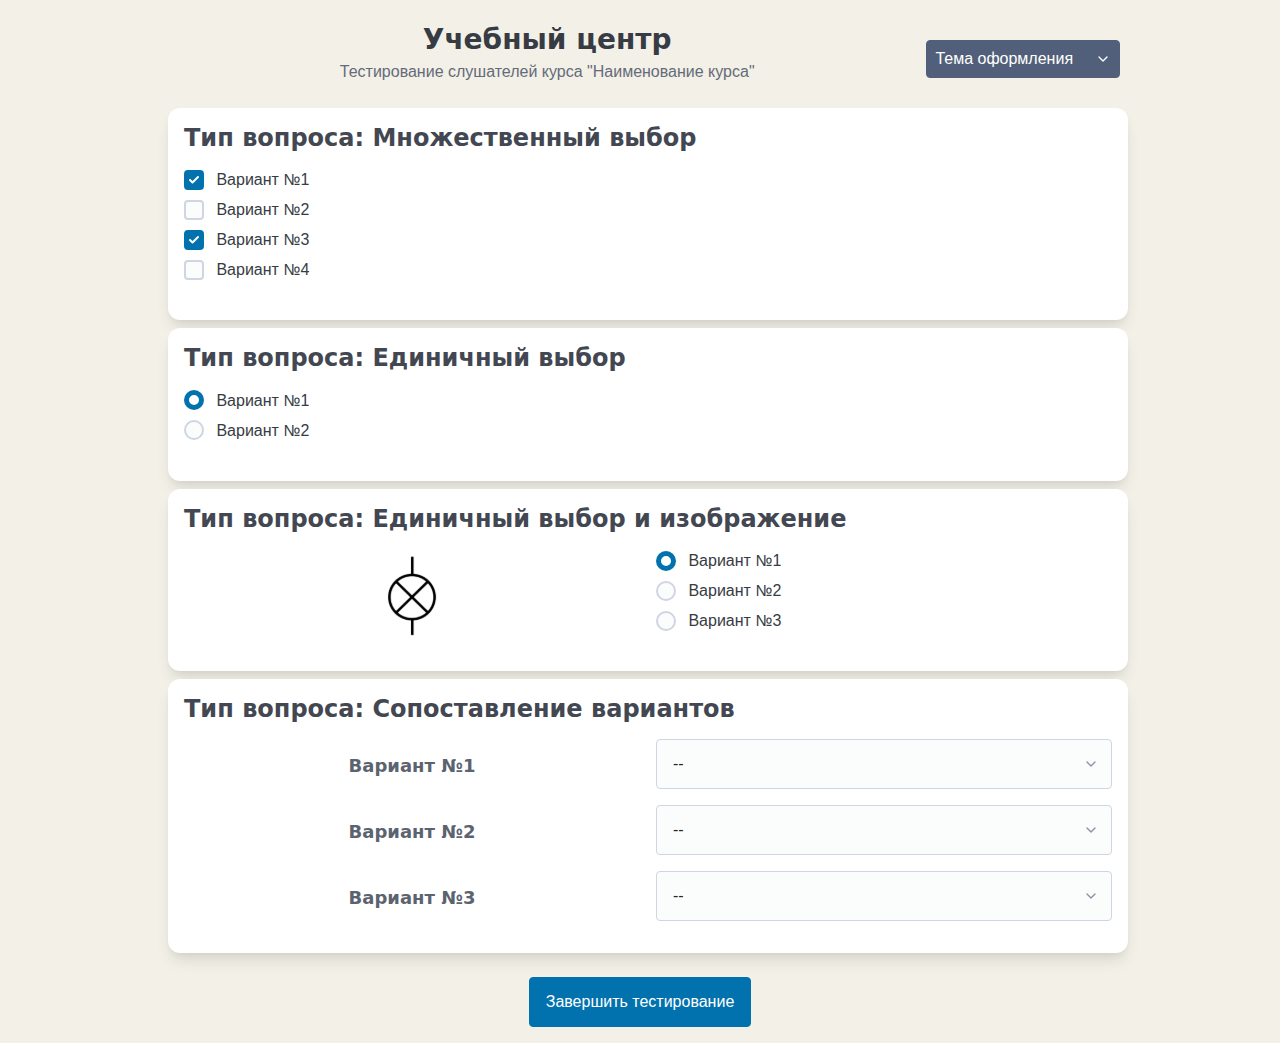
<file: index.html>
<!DOCTYPE html>
<html lang="ru">
  <head>
    <meta charset="utf-8" />
    <meta name="viewport" content="width=device-width, initial-scale=1" />
    <meta name="color-scheme" content="light dark" />
    <title>Тесты</title>
    <meta name="description" content="A pure HTML example, without dependencies." />

    <!-- Pico.css -->
    <link rel="stylesheet" href="./css/pico.min.css"/>
    <!-- CSS -->
    <link rel="stylesheet" href="./css/style.css"/>
  </head>

  <body>
    <div class="wrapper">
      <!-- Header -->
      <header class="container">
        <hgroup>
          <h2>Учебный центр</h2>
          <p>Тестирование слушателей курса &quot;Наименование курса&quot;</p>
        </hgroup>
        <nav>
          <ul>
            <li>
              <details class="dropdown">
                <summary role="button" class="secondary">Тема оформления</summary>
                <ul>
                  <li><a href="#" data-theme-switcher="auto">Авто</a></li>
                  <li><a href="#" data-theme-switcher="light">Светлая</a></li>
                  <li><a href="#" data-theme-switcher="dark">Темная</a></li>
                </ul>
              </details>
            </li>
          </ul>
        </nav>
      </header>
      <!-- ./ Header -->

      <!-- Main -->
      <main class="container">

        <!-- Multi variant question -->
        <section id="multi-sel">
          <h3>Тип вопроса: Множественный выбор</h3>
          <fieldset>
            <label for="checkbox-1">
              <input type="checkbox" id="checkbox-1" name="checkbox-1" checked />
              Вариант №1
            </label>
            <label for="checkbox-2">
              <input type="checkbox" id="checkbox-2" name="checkbox-2" />
              Вариант №2
            </label>
            <label for="checkbox-3">
              <input type="checkbox" id="checkbox-3" name="checkbox-3" checked />
              Вариант №3
            </label>
            <label for="checkbox-4">
              <input type="checkbox" id="checkbox-4" name="checkbox-4" />
              Вариант №4
            </label>
          </fieldset>
        </section>

        <!-- One variant question -->
        <section id="one-sel">
          <h3>Тип вопроса: Единичный выбор</h3>
          <fieldset>
            <label for="radio-1">
              <input type="radio" id="radio-1" name="radio1" value="radio-1" checked />
              Вариант №1
            </label>
            <label for="radio-2">
              <input type="radio" id="radio-2" name="radio1" value="radio-2" />
              Вариант №2
            </label>
          </fieldset>
        </section>

        <!-- Image question -->
        <section id="one-sel-img">
          <h3>Тип вопроса: Единичный выбор и изображение</h3>
          <div class="grid">
            <figure>
              <img src="./img/test.png" alt="test image"/>
            </figure>
            <!-- Radio buttons -->
            <fieldset>
              <label for="radio-1">
                <input type="radio" id="radio-1" name="radio2" value="radio-1" checked />
                Вариант №1
              </label>
              <label for="radio-2">
                <input type="radio" id="radio-2" name="radio2" value="radio-2" />
                Вариант №2
              </label>
              <label for="radio-2">
                <input type="radio" id="radio-2" name="radio2" value="radio-3" />
                Вариант №3
              </label>
            </fieldset>
          </div>
        </section>

        <!-- Mapping question -->
        <section id="mapping">
          <h3>Тип вопроса: Сопоставление вариантов</h3>
          <div class="grid">
            <h5>Вариант №1</h5>
            <!-- Select -->
            <select id="select1" name="select" required>
              <option value="0" selected>--</option>
              <option value="1">Вариант №1</option>
              <option value="2">Вариант №2</option>
              <option value="3">Вариант №3</option>
            </select>
          </div>
          <div class="grid">
            <h5>Вариант №2</h5>
            <!-- Select -->
            <select id="select2" name="select" required>
              <option value="0" selected>--</option>
              <option value="1">Вариант №1</option>
              <option value="2">Вариант №2</option>
              <option value="3">Вариант №3</option>
            </select>
          </div>
          <div class="grid">
            <h5>Вариант №3</h5>
            <!-- Select -->
            <select id="select3" name="select" required>
              <option value="0" selected>--</option>
              <option value="1">Вариант №1</option>
              <option value="2">Вариант №2</option>
              <option value="3">Вариант №3</option>
            </select>
          </div>
        </section>

        <div class="buttons">
           <button class="primary" data-target="modal-example" onclick="toggleModal(event)">
              Завершить тестирование
            </button>
        </div>
        
      </main>
      <div class="footer"></div>
    </div>

    <!-- Modal -->
    <dialog id="modal-example">
      <article>
        <header>
          <button aria-label="Close" rel="prev" data-target="modal-example" onclick="toggleModal(event)"></button>
          <h3>Статус теста: <span class="test-status">не пройден</span></h3>
        </header>
        <h4 class="test-statictic">Правильных ответов: 0 из 20</h4>
        <p>Для успешного прохождения тестирования необходимо дать не менее 15 правильных ответов на вопросы. Если Вы хотите посмотреть ошибки - нажмите &quot;Показать ошибки&quot;, для повторного прохождения теста нажмите &quot;Пройти снова&quot;.</p>
        <footer>
          <button role="button" class="secondary" data-target="modal-example" onclick="toggleModal(event)">Показать ошибки</button>
          <button autofocus data-target="modal-example" onclick="toggleModal(event)">Пройти снова</button>
        </footer>
      </article>
    </dialog>
    <!-- ./ Modal -->

    <!-- Minimal theme switcher -->
    <script src="./js/minimal-theme-switcher.js"></script>

    <!-- Modal -->
    <script src="./js/modal.js"></script>

  </body>
</html>
</file>
<file: css/style.css>
:root {
  --test-pass-color: #B2FF59;
  --test-fail-color: #FFAB91;
}
[data-theme=light],
:root:not([data-theme=dark]) {
  --body-background: #f3f0e7;
}
[data-theme=dark] {
  --body-background: #000;
}

*, :after, :before {
  box-sizing: inherit;
}

html, body {
  background: var(--body-background);
}
html {
  font-size: 16px;
  box-sizing: border-box;
}

body {
  font-family: Roboto, sans-serif;
  color: #4b5563;
  -webkit-font-smoothing: antialiased;
  -moz-osx-font-smoothing: grayscale;
}
.wrapper {
  margin: 0 auto;
  max-width: 960px;
  height: 100%;
}
header.container {
  display: flex;
 
}
header.container nav, 
header.container hgroup {
   display: inline-block;
}
header.container hgroup {
  width: 79%;
}
header.container nav {
  width: 20%;
}
header.container, section {
  width: 100%;
  margin: 0.5rem;
}
header.container {
  text-align: center;
  padding-top: 1rem;
}
header.container h2 {
  margin-bottom: 0.25rem;
}

section {
  border-radius: 0.75rem;
  background: var(--pico-background-color);
  box-shadow: 0 10px 15px -3px rgba(0, 0, 0, 0.1), 0 4px 6px -2px rgba(0, 0, 0, 0.05);
  padding: 1em;
}
section h3 {
  margin-bottom: 1rem;
}
.grid figure, .grid h5 {
  text-align: center;
}
.grid h5 {
  margin-top: 1rem;
}

.buttons {
  text-align: center;
  padding: 1rem;
  width: 100%;
}

.test-status {
  color: var(--test-fail-color);
}
</file>
<file: css/pico.min.css>
@charset "UTF-8";/*!
 * Pico CSS ✨ v2.0.6 (https://picocss.com)
 * Copyright 2019-2024 - Licensed under MIT
 */:root{--pico-font-family-emoji:"Apple Color Emoji","Segoe UI Emoji","Segoe UI Symbol","Noto Color Emoji";--pico-font-family-sans-serif:system-ui,"Segoe UI",Roboto,Oxygen,Ubuntu,Cantarell,Helvetica,Arial,"Helvetica Neue",sans-serif,var(--pico-font-family-emoji);--pico-font-family-monospace:ui-monospace,SFMono-Regular,"SF Mono",Menlo,Consolas,"Liberation Mono",monospace,var(--pico-font-family-emoji);--pico-font-family:var(--pico-font-family-sans-serif);--pico-line-height:1.5;--pico-font-weight:400;--pico-font-size:100%;--pico-text-underline-offset:0.1rem;--pico-border-radius:0.25rem;--pico-border-width:0.0625rem;--pico-outline-width:0.125rem;--pico-transition:0.2s ease-in-out;--pico-spacing:1rem;--pico-typography-spacing-vertical:1rem;--pico-block-spacing-vertical:var(--pico-spacing);--pico-block-spacing-horizontal:var(--pico-spacing);--pico-grid-column-gap:var(--pico-spacing);--pico-grid-row-gap:var(--pico-spacing);--pico-form-element-spacing-vertical:0.75rem;--pico-form-element-spacing-horizontal:1rem;--pico-group-box-shadow:0 0 0 rgba(0, 0, 0, 0);--pico-group-box-shadow-focus-with-button:0 0 0 var(--pico-outline-width) var(--pico-primary-focus);--pico-group-box-shadow-focus-with-input:0 0 0 0.0625rem var(--pico-form-element-border-color);--pico-modal-overlay-backdrop-filter:blur(0.375rem);--pico-nav-element-spacing-vertical:1rem;--pico-nav-element-spacing-horizontal:0.5rem;--pico-nav-link-spacing-vertical:0.5rem;--pico-nav-link-spacing-horizontal:0.5rem;--pico-nav-breadcrumb-divider:">";--pico-icon-checkbox:url("data:image/svg+xml,%3Csvg xmlns='http://www.w3.org/2000/svg' width='24' height='24' viewBox='0 0 24 24' fill='none' stroke='rgb(255, 255, 255)' stroke-width='4' stroke-linecap='round' stroke-linejoin='round'%3E%3Cpolyline points='20 6 9 17 4 12'%3E%3C/polyline%3E%3C/svg%3E");--pico-icon-minus:url("data:image/svg+xml,%3Csvg xmlns='http://www.w3.org/2000/svg' width='24' height='24' viewBox='0 0 24 24' fill='none' stroke='rgb(255, 255, 255)' stroke-width='4' stroke-linecap='round' stroke-linejoin='round'%3E%3Cline x1='5' y1='12' x2='19' y2='12'%3E%3C/line%3E%3C/svg%3E");--pico-icon-chevron:url("data:image/svg+xml,%3Csvg xmlns='http://www.w3.org/2000/svg' width='24' height='24' viewBox='0 0 24 24' fill='none' stroke='rgb(136, 145, 164)' stroke-width='2' stroke-linecap='round' stroke-linejoin='round'%3E%3Cpolyline points='6 9 12 15 18 9'%3E%3C/polyline%3E%3C/svg%3E");--pico-icon-date:url("data:image/svg+xml,%3Csvg xmlns='http://www.w3.org/2000/svg' width='24' height='24' viewBox='0 0 24 24' fill='none' stroke='rgb(136, 145, 164)' stroke-width='2' stroke-linecap='round' stroke-linejoin='round'%3E%3Crect x='3' y='4' width='18' height='18' rx='2' ry='2'%3E%3C/rect%3E%3Cline x1='16' y1='2' x2='16' y2='6'%3E%3C/line%3E%3Cline x1='8' y1='2' x2='8' y2='6'%3E%3C/line%3E%3Cline x1='3' y1='10' x2='21' y2='10'%3E%3C/line%3E%3C/svg%3E");--pico-icon-time:url("data:image/svg+xml,%3Csvg xmlns='http://www.w3.org/2000/svg' width='24' height='24' viewBox='0 0 24 24' fill='none' stroke='rgb(136, 145, 164)' stroke-width='2' stroke-linecap='round' stroke-linejoin='round'%3E%3Ccircle cx='12' cy='12' r='10'%3E%3C/circle%3E%3Cpolyline points='12 6 12 12 16 14'%3E%3C/polyline%3E%3C/svg%3E");--pico-icon-search:url("data:image/svg+xml,%3Csvg xmlns='http://www.w3.org/2000/svg' width='24' height='24' viewBox='0 0 24 24' fill='none' stroke='rgb(136, 145, 164)' stroke-width='1.5' stroke-linecap='round' stroke-linejoin='round'%3E%3Ccircle cx='11' cy='11' r='8'%3E%3C/circle%3E%3Cline x1='21' y1='21' x2='16.65' y2='16.65'%3E%3C/line%3E%3C/svg%3E");--pico-icon-close:url("data:image/svg+xml,%3Csvg xmlns='http://www.w3.org/2000/svg' width='24' height='24' viewBox='0 0 24 24' fill='none' stroke='rgb(136, 145, 164)' stroke-width='3' stroke-linecap='round' stroke-linejoin='round'%3E%3Cline x1='18' y1='6' x2='6' y2='18'%3E%3C/line%3E%3Cline x1='6' y1='6' x2='18' y2='18'%3E%3C/line%3E%3C/svg%3E");--pico-icon-loading:url("data:image/svg+xml,%3Csvg fill='none' height='24' width='24' viewBox='0 0 24 24' xmlns='http://www.w3.org/2000/svg' %3E%3Cstyle%3E g %7B animation: rotate 2s linear infinite; transform-origin: center center; %7D circle %7B stroke-dasharray: 75,100; stroke-dashoffset: -5; animation: dash 1.5s ease-in-out infinite; stroke-linecap: round; %7D @keyframes rotate %7B 0%25 %7B transform: rotate(0deg); %7D 100%25 %7B transform: rotate(360deg); %7D %7D @keyframes dash %7B 0%25 %7B stroke-dasharray: 1,100; stroke-dashoffset: 0; %7D 50%25 %7B stroke-dasharray: 44.5,100; stroke-dashoffset: -17.5; %7D 100%25 %7B stroke-dasharray: 44.5,100; stroke-dashoffset: -62; %7D %7D %3C/style%3E%3Cg%3E%3Ccircle cx='12' cy='12' r='10' fill='none' stroke='rgb(136, 145, 164)' stroke-width='4' /%3E%3C/g%3E%3C/svg%3E")}@media (min-width:576px){:root{--pico-font-size:106.25%}}@media (min-width:768px){:root{--pico-font-size:112.5%}}@media (min-width:1024px){:root{--pico-font-size:118.75%}}@media (min-width:1280px){:root{--pico-font-size:125%}}@media (min-width:1536px){:root{--pico-font-size:131.25%}}a{--pico-text-decoration:underline}a.contrast,a.secondary{--pico-text-decoration:underline}small{--pico-font-size:0.875em}h1,h2,h3,h4,h5,h6{--pico-font-weight:700}h1{--pico-font-size:2rem;--pico-line-height:1.125;--pico-typography-spacing-top:3rem}h2{--pico-font-size:1.75rem;--pico-line-height:1.15;--pico-typography-spacing-top:2.625rem}h3{--pico-font-size:1.5rem;--pico-line-height:1.175;--pico-typography-spacing-top:2.25rem}h4{--pico-font-size:1.25rem;--pico-line-height:1.2;--pico-typography-spacing-top:1.874rem}h5{--pico-font-size:1.125rem;--pico-line-height:1.225;--pico-typography-spacing-top:1.6875rem}h6{--pico-font-size:1rem;--pico-line-height:1.25;--pico-typography-spacing-top:1.5rem}tfoot td,tfoot th,thead td,thead th{--pico-font-weight:600;--pico-border-width:0.1875rem}code,kbd,pre,samp{--pico-font-family:var(--pico-font-family-monospace)}kbd{--pico-font-weight:bolder}:where(select,textarea),input:not([type=submit],[type=button],[type=reset],[type=checkbox],[type=radio],[type=file]){--pico-outline-width:0.0625rem}[type=search]{--pico-border-radius:5rem}[type=checkbox],[type=radio]{--pico-border-width:0.125rem}[type=checkbox][role=switch]{--pico-border-width:0.1875rem}details.dropdown summary:not([role=button]){--pico-outline-width:0.0625rem}nav details.dropdown summary:focus-visible{--pico-outline-width:0.125rem}[role=search]{--pico-border-radius:5rem}[role=group]:has(button.secondary:focus,[type=submit].secondary:focus,[type=button].secondary:focus,[role=button].secondary:focus),[role=search]:has(button.secondary:focus,[type=submit].secondary:focus,[type=button].secondary:focus,[role=button].secondary:focus){--pico-group-box-shadow-focus-with-button:0 0 0 var(--pico-outline-width) var(--pico-secondary-focus)}[role=group]:has(button.contrast:focus,[type=submit].contrast:focus,[type=button].contrast:focus,[role=button].contrast:focus),[role=search]:has(button.contrast:focus,[type=submit].contrast:focus,[type=button].contrast:focus,[role=button].contrast:focus){--pico-group-box-shadow-focus-with-button:0 0 0 var(--pico-outline-width) var(--pico-contrast-focus)}[role=group] [role=button],[role=group] [type=button],[role=group] [type=submit],[role=group] button,[role=search] [role=button],[role=search] [type=button],[role=search] [type=submit],[role=search] button{--pico-form-element-spacing-horizontal:2rem}details summary[role=button]:not(.outline)::after{filter:brightness(0) invert(1)}[aria-busy=true]:not(input,select,textarea):is(button,[type=submit],[type=button],[type=reset],[role=button]):not(.outline)::before{filter:brightness(0) invert(1)}:root:not([data-theme=dark]),[data-theme=light]{--pico-background-color:#fff;--pico-color:#373c44;--pico-text-selection-color:rgba(2, 154, 232, 0.25);--pico-muted-color:#646b79;--pico-muted-border-color:#e7eaf0;--pico-primary:#0172ad;--pico-primary-background:#0172ad;--pico-primary-border:var(--pico-primary-background);--pico-primary-underline:rgba(1, 114, 173, 0.5);--pico-primary-hover:#015887;--pico-primary-hover-background:#02659a;--pico-primary-hover-border:var(--pico-primary-hover-background);--pico-primary-hover-underline:var(--pico-primary-hover);--pico-primary-focus:rgba(2, 154, 232, 0.5);--pico-primary-inverse:#fff;--pico-secondary:#5d6b89;--pico-secondary-background:#525f7a;--pico-secondary-border:var(--pico-secondary-background);--pico-secondary-underline:rgba(93, 107, 137, 0.5);--pico-secondary-hover:#48536b;--pico-secondary-hover-background:#48536b;--pico-secondary-hover-border:var(--pico-secondary-hover-background);--pico-secondary-hover-underline:var(--pico-secondary-hover);--pico-secondary-focus:rgba(93, 107, 137, 0.25);--pico-secondary-inverse:#fff;--pico-contrast:#181c25;--pico-contrast-background:#181c25;--pico-contrast-border:var(--pico-contrast-background);--pico-contrast-underline:rgba(24, 28, 37, 0.5);--pico-contrast-hover:#000;--pico-contrast-hover-background:#000;--pico-contrast-hover-border:var(--pico-contrast-hover-background);--pico-contrast-hover-underline:var(--pico-secondary-hover);--pico-contrast-focus:rgba(93, 107, 137, 0.25);--pico-contrast-inverse:#fff;--pico-box-shadow:0.0145rem 0.029rem 0.174rem rgba(129, 145, 181, 0.01698),0.0335rem 0.067rem 0.402rem rgba(129, 145, 181, 0.024),0.0625rem 0.125rem 0.75rem rgba(129, 145, 181, 0.03),0.1125rem 0.225rem 1.35rem rgba(129, 145, 181, 0.036),0.2085rem 0.417rem 2.502rem rgba(129, 145, 181, 0.04302),0.5rem 1rem 6rem rgba(129, 145, 181, 0.06),0 0 0 0.0625rem rgba(129, 145, 181, 0.015);--pico-h1-color:#2d3138;--pico-h2-color:#373c44;--pico-h3-color:#424751;--pico-h4-color:#4d535e;--pico-h5-color:#5c6370;--pico-h6-color:#646b79;--pico-mark-background-color:#fde7c0;--pico-mark-color:#0f1114;--pico-ins-color:#1d6a54;--pico-del-color:#883935;--pico-blockquote-border-color:var(--pico-muted-border-color);--pico-blockquote-footer-color:var(--pico-muted-color);--pico-button-box-shadow:0 0 0 rgba(0, 0, 0, 0);--pico-button-hover-box-shadow:0 0 0 rgba(0, 0, 0, 0);--pico-table-border-color:var(--pico-muted-border-color);--pico-table-row-stripped-background-color:rgba(111, 120, 135, 0.0375);--pico-code-background-color:#f3f5f7;--pico-code-color:#646b79;--pico-code-kbd-background-color:var(--pico-color);--pico-code-kbd-color:var(--pico-background-color);--pico-form-element-background-color:#fbfcfc;--pico-form-element-selected-background-color:#dfe3eb;--pico-form-element-border-color:#cfd5e2;--pico-form-element-color:#23262c;--pico-form-element-placeholder-color:var(--pico-muted-color);--pico-form-element-active-background-color:#fff;--pico-form-element-active-border-color:var(--pico-primary-border);--pico-form-element-focus-color:var(--pico-primary-border);--pico-form-element-disabled-opacity:0.5;--pico-form-element-invalid-border-color:#b86a6b;--pico-form-element-invalid-active-border-color:#c84f48;--pico-form-element-invalid-focus-color:var(--pico-form-element-invalid-active-border-color);--pico-form-element-valid-border-color:#4c9b8a;--pico-form-element-valid-active-border-color:#279977;--pico-form-element-valid-focus-color:var(--pico-form-element-valid-active-border-color);--pico-switch-background-color:#bfc7d9;--pico-switch-checked-background-color:var(--pico-primary-background);--pico-switch-color:#fff;--pico-switch-thumb-box-shadow:0 0 0 rgba(0, 0, 0, 0);--pico-range-border-color:#dfe3eb;--pico-range-active-border-color:#bfc7d9;--pico-range-thumb-border-color:var(--pico-background-color);--pico-range-thumb-color:var(--pico-secondary-background);--pico-range-thumb-active-color:var(--pico-primary-background);--pico-accordion-border-color:var(--pico-muted-border-color);--pico-accordion-active-summary-color:var(--pico-primary-hover);--pico-accordion-close-summary-color:var(--pico-color);--pico-accordion-open-summary-color:var(--pico-muted-color);--pico-card-background-color:var(--pico-background-color);--pico-card-border-color:var(--pico-muted-border-color);--pico-card-box-shadow:var(--pico-box-shadow);--pico-card-sectioning-background-color:#fbfcfc;--pico-dropdown-background-color:#fff;--pico-dropdown-border-color:#eff1f4;--pico-dropdown-box-shadow:var(--pico-box-shadow);--pico-dropdown-color:var(--pico-color);--pico-dropdown-hover-background-color:#eff1f4;--pico-loading-spinner-opacity:0.5;--pico-modal-overlay-background-color:rgba(232, 234, 237, 0.75);--pico-progress-background-color:#dfe3eb;--pico-progress-color:var(--pico-primary-background);--pico-tooltip-background-color:var(--pico-contrast-background);--pico-tooltip-color:var(--pico-contrast-inverse);--pico-icon-valid:url("data:image/svg+xml,%3Csvg xmlns='http://www.w3.org/2000/svg' width='24' height='24' viewBox='0 0 24 24' fill='none' stroke='rgb(76, 155, 138)' stroke-width='2' stroke-linecap='round' stroke-linejoin='round'%3E%3Cpolyline points='20 6 9 17 4 12'%3E%3C/polyline%3E%3C/svg%3E");--pico-icon-invalid:url("data:image/svg+xml,%3Csvg xmlns='http://www.w3.org/2000/svg' width='24' height='24' viewBox='0 0 24 24' fill='none' stroke='rgb(200, 79, 72)' stroke-width='2' stroke-linecap='round' stroke-linejoin='round'%3E%3Ccircle cx='12' cy='12' r='10'%3E%3C/circle%3E%3Cline x1='12' y1='8' x2='12' y2='12'%3E%3C/line%3E%3Cline x1='12' y1='16' x2='12.01' y2='16'%3E%3C/line%3E%3C/svg%3E");color-scheme:light}:root:not([data-theme=dark]) input:is([type=submit],[type=button],[type=reset],[type=checkbox],[type=radio],[type=file]),[data-theme=light] input:is([type=submit],[type=button],[type=reset],[type=checkbox],[type=radio],[type=file]){--pico-form-element-focus-color:var(--pico-primary-focus)}@media only screen and (prefers-color-scheme:dark){:root:not([data-theme]){--pico-background-color:#13171f;--pico-color:#c2c7d0;--pico-text-selection-color:rgba(1, 170, 255, 0.1875);--pico-muted-color:#7b8495;--pico-muted-border-color:#202632;--pico-primary:#01aaff;--pico-primary-background:#0172ad;--pico-primary-border:var(--pico-primary-background);--pico-primary-underline:rgba(1, 170, 255, 0.5);--pico-primary-hover:#79c0ff;--pico-primary-hover-background:#017fc0;--pico-primary-hover-border:var(--pico-primary-hover-background);--pico-primary-hover-underline:var(--pico-primary-hover);--pico-primary-focus:rgba(1, 170, 255, 0.375);--pico-primary-inverse:#fff;--pico-secondary:#969eaf;--pico-secondary-background:#525f7a;--pico-secondary-border:var(--pico-secondary-background);--pico-secondary-underline:rgba(150, 158, 175, 0.5);--pico-secondary-hover:#b3b9c5;--pico-secondary-hover-background:#5d6b89;--pico-secondary-hover-border:var(--pico-secondary-hover-background);--pico-secondary-hover-underline:var(--pico-secondary-hover);--pico-secondary-focus:rgba(144, 158, 190, 0.25);--pico-secondary-inverse:#fff;--pico-contrast:#dfe3eb;--pico-contrast-background:#eff1f4;--pico-contrast-border:var(--pico-contrast-background);--pico-contrast-underline:rgba(223, 227, 235, 0.5);--pico-contrast-hover:#fff;--pico-contrast-hover-background:#fff;--pico-contrast-hover-border:var(--pico-contrast-hover-background);--pico-contrast-hover-underline:var(--pico-contrast-hover);--pico-contrast-focus:rgba(207, 213, 226, 0.25);--pico-contrast-inverse:#000;--pico-box-shadow:0.0145rem 0.029rem 0.174rem rgba(7, 9, 12, 0.01698),0.0335rem 0.067rem 0.402rem rgba(7, 9, 12, 0.024),0.0625rem 0.125rem 0.75rem rgba(7, 9, 12, 0.03),0.1125rem 0.225rem 1.35rem rgba(7, 9, 12, 0.036),0.2085rem 0.417rem 2.502rem rgba(7, 9, 12, 0.04302),0.5rem 1rem 6rem rgba(7, 9, 12, 0.06),0 0 0 0.0625rem rgba(7, 9, 12, 0.015);--pico-h1-color:#f0f1f3;--pico-h2-color:#e0e3e7;--pico-h3-color:#c2c7d0;--pico-h4-color:#b3b9c5;--pico-h5-color:#a4acba;--pico-h6-color:#8891a4;--pico-mark-background-color:#014063;--pico-mark-color:#fff;--pico-ins-color:#62af9a;--pico-del-color:#ce7e7b;--pico-blockquote-border-color:var(--pico-muted-border-color);--pico-blockquote-footer-color:var(--pico-muted-color);--pico-button-box-shadow:0 0 0 rgba(0, 0, 0, 0);--pico-button-hover-box-shadow:0 0 0 rgba(0, 0, 0, 0);--pico-table-border-color:var(--pico-muted-border-color);--pico-table-row-stripped-background-color:rgba(111, 120, 135, 0.0375);--pico-code-background-color:#1a1f28;--pico-code-color:#8891a4;--pico-code-kbd-background-color:var(--pico-color);--pico-code-kbd-color:var(--pico-background-color);--pico-form-element-background-color:#1c212c;--pico-form-element-selected-background-color:#2a3140;--pico-form-element-border-color:#2a3140;--pico-form-element-color:#e0e3e7;--pico-form-element-placeholder-color:#8891a4;--pico-form-element-active-background-color:#1a1f28;--pico-form-element-active-border-color:var(--pico-primary-border);--pico-form-element-focus-color:var(--pico-primary-border);--pico-form-element-disabled-opacity:0.5;--pico-form-element-invalid-border-color:#964a50;--pico-form-element-invalid-active-border-color:#b7403b;--pico-form-element-invalid-focus-color:var(--pico-form-element-invalid-active-border-color);--pico-form-element-valid-border-color:#2a7b6f;--pico-form-element-valid-active-border-color:#16896a;--pico-form-element-valid-focus-color:var(--pico-form-element-valid-active-border-color);--pico-switch-background-color:#333c4e;--pico-switch-checked-background-color:var(--pico-primary-background);--pico-switch-color:#fff;--pico-switch-thumb-box-shadow:0 0 0 rgba(0, 0, 0, 0);--pico-range-border-color:#202632;--pico-range-active-border-color:#2a3140;--pico-range-thumb-border-color:var(--pico-background-color);--pico-range-thumb-color:var(--pico-secondary-background);--pico-range-thumb-active-color:var(--pico-primary-background);--pico-accordion-border-color:var(--pico-muted-border-color);--pico-accordion-active-summary-color:var(--pico-primary-hover);--pico-accordion-close-summary-color:var(--pico-color);--pico-accordion-open-summary-color:var(--pico-muted-color);--pico-card-background-color:#181c25;--pico-card-border-color:var(--pico-card-background-color);--pico-card-box-shadow:var(--pico-box-shadow);--pico-card-sectioning-background-color:#1a1f28;--pico-dropdown-background-color:#181c25;--pico-dropdown-border-color:#202632;--pico-dropdown-box-shadow:var(--pico-box-shadow);--pico-dropdown-color:var(--pico-color);--pico-dropdown-hover-background-color:#202632;--pico-loading-spinner-opacity:0.5;--pico-modal-overlay-background-color:rgba(8, 9, 10, 0.75);--pico-progress-background-color:#202632;--pico-progress-color:var(--pico-primary-background);--pico-tooltip-background-color:var(--pico-contrast-background);--pico-tooltip-color:var(--pico-contrast-inverse);--pico-icon-valid:url("data:image/svg+xml,%3Csvg xmlns='http://www.w3.org/2000/svg' width='24' height='24' viewBox='0 0 24 24' fill='none' stroke='rgb(42, 123, 111)' stroke-width='2' stroke-linecap='round' stroke-linejoin='round'%3E%3Cpolyline points='20 6 9 17 4 12'%3E%3C/polyline%3E%3C/svg%3E");--pico-icon-invalid:url("data:image/svg+xml,%3Csvg xmlns='http://www.w3.org/2000/svg' width='24' height='24' viewBox='0 0 24 24' fill='none' stroke='rgb(150, 74, 80)' stroke-width='2' stroke-linecap='round' stroke-linejoin='round'%3E%3Ccircle cx='12' cy='12' r='10'%3E%3C/circle%3E%3Cline x1='12' y1='8' x2='12' y2='12'%3E%3C/line%3E%3Cline x1='12' y1='16' x2='12.01' y2='16'%3E%3C/line%3E%3C/svg%3E");color-scheme:dark}:root:not([data-theme]) input:is([type=submit],[type=button],[type=reset],[type=checkbox],[type=radio],[type=file]){--pico-form-element-focus-color:var(--pico-primary-focus)}:root:not([data-theme]) details summary[role=button].contrast:not(.outline)::after{filter:brightness(0)}:root:not([data-theme]) [aria-busy=true]:not(input,select,textarea).contrast:is(button,[type=submit],[type=button],[type=reset],[role=button]):not(.outline)::before{filter:brightness(0)}}[data-theme=dark]{--pico-background-color:#13171f;--pico-color:#c2c7d0;--pico-text-selection-color:rgba(1, 170, 255, 0.1875);--pico-muted-color:#7b8495;--pico-muted-border-color:#202632;--pico-primary:#01aaff;--pico-primary-background:#0172ad;--pico-primary-border:var(--pico-primary-background);--pico-primary-underline:rgba(1, 170, 255, 0.5);--pico-primary-hover:#79c0ff;--pico-primary-hover-background:#017fc0;--pico-primary-hover-border:var(--pico-primary-hover-background);--pico-primary-hover-underline:var(--pico-primary-hover);--pico-primary-focus:rgba(1, 170, 255, 0.375);--pico-primary-inverse:#fff;--pico-secondary:#969eaf;--pico-secondary-background:#525f7a;--pico-secondary-border:var(--pico-secondary-background);--pico-secondary-underline:rgba(150, 158, 175, 0.5);--pico-secondary-hover:#b3b9c5;--pico-secondary-hover-background:#5d6b89;--pico-secondary-hover-border:var(--pico-secondary-hover-background);--pico-secondary-hover-underline:var(--pico-secondary-hover);--pico-secondary-focus:rgba(144, 158, 190, 0.25);--pico-secondary-inverse:#fff;--pico-contrast:#dfe3eb;--pico-contrast-background:#eff1f4;--pico-contrast-border:var(--pico-contrast-background);--pico-contrast-underline:rgba(223, 227, 235, 0.5);--pico-contrast-hover:#fff;--pico-contrast-hover-background:#fff;--pico-contrast-hover-border:var(--pico-contrast-hover-background);--pico-contrast-hover-underline:var(--pico-contrast-hover);--pico-contrast-focus:rgba(207, 213, 226, 0.25);--pico-contrast-inverse:#000;--pico-box-shadow:0.0145rem 0.029rem 0.174rem rgba(7, 9, 12, 0.01698),0.0335rem 0.067rem 0.402rem rgba(7, 9, 12, 0.024),0.0625rem 0.125rem 0.75rem rgba(7, 9, 12, 0.03),0.1125rem 0.225rem 1.35rem rgba(7, 9, 12, 0.036),0.2085rem 0.417rem 2.502rem rgba(7, 9, 12, 0.04302),0.5rem 1rem 6rem rgba(7, 9, 12, 0.06),0 0 0 0.0625rem rgba(7, 9, 12, 0.015);--pico-h1-color:#f0f1f3;--pico-h2-color:#e0e3e7;--pico-h3-color:#c2c7d0;--pico-h4-color:#b3b9c5;--pico-h5-color:#a4acba;--pico-h6-color:#8891a4;--pico-mark-background-color:#014063;--pico-mark-color:#fff;--pico-ins-color:#62af9a;--pico-del-color:#ce7e7b;--pico-blockquote-border-color:var(--pico-muted-border-color);--pico-blockquote-footer-color:var(--pico-muted-color);--pico-button-box-shadow:0 0 0 rgba(0, 0, 0, 0);--pico-button-hover-box-shadow:0 0 0 rgba(0, 0, 0, 0);--pico-table-border-color:var(--pico-muted-border-color);--pico-table-row-stripped-background-color:rgba(111, 120, 135, 0.0375);--pico-code-background-color:#1a1f28;--pico-code-color:#8891a4;--pico-code-kbd-background-color:var(--pico-color);--pico-code-kbd-color:var(--pico-background-color);--pico-form-element-background-color:#1c212c;--pico-form-element-selected-background-color:#2a3140;--pico-form-element-border-color:#2a3140;--pico-form-element-color:#e0e3e7;--pico-form-element-placeholder-color:#8891a4;--pico-form-element-active-background-color:#1a1f28;--pico-form-element-active-border-color:var(--pico-primary-border);--pico-form-element-focus-color:var(--pico-primary-border);--pico-form-element-disabled-opacity:0.5;--pico-form-element-invalid-border-color:#964a50;--pico-form-element-invalid-active-border-color:#b7403b;--pico-form-element-invalid-focus-color:var(--pico-form-element-invalid-active-border-color);--pico-form-element-valid-border-color:#2a7b6f;--pico-form-element-valid-active-border-color:#16896a;--pico-form-element-valid-focus-color:var(--pico-form-element-valid-active-border-color);--pico-switch-background-color:#333c4e;--pico-switch-checked-background-color:var(--pico-primary-background);--pico-switch-color:#fff;--pico-switch-thumb-box-shadow:0 0 0 rgba(0, 0, 0, 0);--pico-range-border-color:#202632;--pico-range-active-border-color:#2a3140;--pico-range-thumb-border-color:var(--pico-background-color);--pico-range-thumb-color:var(--pico-secondary-background);--pico-range-thumb-active-color:var(--pico-primary-background);--pico-accordion-border-color:var(--pico-muted-border-color);--pico-accordion-active-summary-color:var(--pico-primary-hover);--pico-accordion-close-summary-color:var(--pico-color);--pico-accordion-open-summary-color:var(--pico-muted-color);--pico-card-background-color:#181c25;--pico-card-border-color:var(--pico-card-background-color);--pico-card-box-shadow:var(--pico-box-shadow);--pico-card-sectioning-background-color:#1a1f28;--pico-dropdown-background-color:#181c25;--pico-dropdown-border-color:#202632;--pico-dropdown-box-shadow:var(--pico-box-shadow);--pico-dropdown-color:var(--pico-color);--pico-dropdown-hover-background-color:#202632;--pico-loading-spinner-opacity:0.5;--pico-modal-overlay-background-color:rgba(8, 9, 10, 0.75);--pico-progress-background-color:#202632;--pico-progress-color:var(--pico-primary-background);--pico-tooltip-background-color:var(--pico-contrast-background);--pico-tooltip-color:var(--pico-contrast-inverse);--pico-icon-valid:url("data:image/svg+xml,%3Csvg xmlns='http://www.w3.org/2000/svg' width='24' height='24' viewBox='0 0 24 24' fill='none' stroke='rgb(42, 123, 111)' stroke-width='2' stroke-linecap='round' stroke-linejoin='round'%3E%3Cpolyline points='20 6 9 17 4 12'%3E%3C/polyline%3E%3C/svg%3E");--pico-icon-invalid:url("data:image/svg+xml,%3Csvg xmlns='http://www.w3.org/2000/svg' width='24' height='24' viewBox='0 0 24 24' fill='none' stroke='rgb(150, 74, 80)' stroke-width='2' stroke-linecap='round' stroke-linejoin='round'%3E%3Ccircle cx='12' cy='12' r='10'%3E%3C/circle%3E%3Cline x1='12' y1='8' x2='12' y2='12'%3E%3C/line%3E%3Cline x1='12' y1='16' x2='12.01' y2='16'%3E%3C/line%3E%3C/svg%3E");color-scheme:dark}[data-theme=dark] input:is([type=submit],[type=button],[type=reset],[type=checkbox],[type=radio],[type=file]){--pico-form-element-focus-color:var(--pico-primary-focus)}[data-theme=dark] details summary[role=button].contrast:not(.outline)::after{filter:brightness(0)}[data-theme=dark] [aria-busy=true]:not(input,select,textarea).contrast:is(button,[type=submit],[type=button],[type=reset],[role=button]):not(.outline)::before{filter:brightness(0)}[type=checkbox],[type=radio],[type=range],progress{accent-color:var(--pico-primary)}*,::after,::before{box-sizing:border-box;background-repeat:no-repeat}::after,::before{text-decoration:inherit;vertical-align:inherit}:where(:root){-webkit-tap-highlight-color:transparent;-webkit-text-size-adjust:100%;-moz-text-size-adjust:100%;text-size-adjust:100%;background-color:var(--pico-background-color);color:var(--pico-color);font-weight:var(--pico-font-weight);font-size:var(--pico-font-size);line-height:var(--pico-line-height);font-family:var(--pico-font-family);text-underline-offset:var(--pico-text-underline-offset);text-rendering:optimizeLegibility;overflow-wrap:break-word;-moz-tab-size:4;-o-tab-size:4;tab-size:4}body{width:100%;margin:0}main{display:block}body>footer,body>header,body>main{padding-block:var(--pico-block-spacing-vertical)}section{margin-bottom:var(--pico-block-spacing-vertical)}.container,.container-fluid{width:100%;margin-right:auto;margin-left:auto;padding-right:var(--pico-spacing);padding-left:var(--pico-spacing)}@media (min-width:576px){.container{max-width:510px;padding-right:0;padding-left:0}}@media (min-width:768px){.container{max-width:700px}}@media (min-width:1024px){.container{max-width:950px}}@media (min-width:1280px){.container{max-width:1200px}}@media (min-width:1536px){.container{max-width:1450px}}.grid{grid-column-gap:var(--pico-grid-column-gap);grid-row-gap:var(--pico-grid-row-gap);display:grid;grid-template-columns:1fr}@media (min-width:768px){.grid{grid-template-columns:repeat(auto-fit,minmax(0%,1fr))}}.grid>*{min-width:0}.overflow-auto{overflow:auto}b,strong{font-weight:bolder}sub,sup{position:relative;font-size:.75em;line-height:0;vertical-align:baseline}sub{bottom:-.25em}sup{top:-.5em}address,blockquote,dl,ol,p,pre,table,ul{margin-top:0;margin-bottom:var(--pico-typography-spacing-vertical);color:var(--pico-color);font-style:normal;font-weight:var(--pico-font-weight)}h1,h2,h3,h4,h5,h6{margin-top:0;margin-bottom:var(--pico-typography-spacing-vertical);color:var(--pico-color);font-weight:var(--pico-font-weight);font-size:var(--pico-font-size);line-height:var(--pico-line-height);font-family:var(--pico-font-family)}h1{--pico-color:var(--pico-h1-color)}h2{--pico-color:var(--pico-h2-color)}h3{--pico-color:var(--pico-h3-color)}h4{--pico-color:var(--pico-h4-color)}h5{--pico-color:var(--pico-h5-color)}h6{--pico-color:var(--pico-h6-color)}:where(article,address,blockquote,dl,figure,form,ol,p,pre,table,ul)~:is(h1,h2,h3,h4,h5,h6){margin-top:var(--pico-typography-spacing-top)}p{margin-bottom:var(--pico-typography-spacing-vertical)}hgroup{margin-bottom:var(--pico-typography-spacing-vertical)}hgroup>*{margin-top:0;margin-bottom:0}hgroup>:not(:first-child):last-child{--pico-color:var(--pico-muted-color);--pico-font-weight:unset;font-size:1rem}:where(ol,ul) li{margin-bottom:calc(var(--pico-typography-spacing-vertical) * .25)}:where(dl,ol,ul) :where(dl,ol,ul){margin:0;margin-top:calc(var(--pico-typography-spacing-vertical) * .25)}ul li{list-style:square}mark{padding:.125rem .25rem;background-color:var(--pico-mark-background-color);color:var(--pico-mark-color);vertical-align:baseline}blockquote{display:block;margin:var(--pico-typography-spacing-vertical) 0;padding:var(--pico-spacing);border-right:none;border-left:.25rem solid var(--pico-blockquote-border-color);border-inline-start:0.25rem solid var(--pico-blockquote-border-color);border-inline-end:none}blockquote footer{margin-top:calc(var(--pico-typography-spacing-vertical) * .5);color:var(--pico-blockquote-footer-color)}abbr[title]{border-bottom:1px dotted;text-decoration:none;cursor:help}ins{color:var(--pico-ins-color);text-decoration:none}del{color:var(--pico-del-color)}::-moz-selection{background-color:var(--pico-text-selection-color)}::selection{background-color:var(--pico-text-selection-color)}:where(a:not([role=button])),[role=link]{--pico-color:var(--pico-primary);--pico-background-color:transparent;--pico-underline:var(--pico-primary-underline);outline:0;background-color:var(--pico-background-color);color:var(--pico-color);-webkit-text-decoration:var(--pico-text-decoration);text-decoration:var(--pico-text-decoration);text-decoration-color:var(--pico-underline);text-underline-offset:0.125em;transition:background-color var(--pico-transition),color var(--pico-transition),box-shadow var(--pico-transition),-webkit-text-decoration var(--pico-transition);transition:background-color var(--pico-transition),color var(--pico-transition),text-decoration var(--pico-transition),box-shadow var(--pico-transition);transition:background-color var(--pico-transition),color var(--pico-transition),text-decoration var(--pico-transition),box-shadow var(--pico-transition),-webkit-text-decoration var(--pico-transition)}:where(a:not([role=button])):is([aria-current]:not([aria-current=false]),:hover,:active,:focus),[role=link]:is([aria-current]:not([aria-current=false]),:hover,:active,:focus){--pico-color:var(--pico-primary-hover);--pico-underline:var(--pico-primary-hover-underline);--pico-text-decoration:underline}:where(a:not([role=button])):focus-visible,[role=link]:focus-visible{box-shadow:0 0 0 var(--pico-outline-width) var(--pico-primary-focus)}:where(a:not([role=button])).secondary,[role=link].secondary{--pico-color:var(--pico-secondary);--pico-underline:var(--pico-secondary-underline)}:where(a:not([role=button])).secondary:is([aria-current]:not([aria-current=false]),:hover,:active,:focus),[role=link].secondary:is([aria-current]:not([aria-current=false]),:hover,:active,:focus){--pico-color:var(--pico-secondary-hover);--pico-underline:var(--pico-secondary-hover-underline)}:where(a:not([role=button])).contrast,[role=link].contrast{--pico-color:var(--pico-contrast);--pico-underline:var(--pico-contrast-underline)}:where(a:not([role=button])).contrast:is([aria-current]:not([aria-current=false]),:hover,:active,:focus),[role=link].contrast:is([aria-current]:not([aria-current=false]),:hover,:active,:focus){--pico-color:var(--pico-contrast-hover);--pico-underline:var(--pico-contrast-hover-underline)}a[role=button]{display:inline-block}button{margin:0;overflow:visible;font-family:inherit;text-transform:none}[type=button],[type=reset],[type=submit],button{-webkit-appearance:button}[role=button],[type=button],[type=file]::file-selector-button,[type=reset],[type=submit],button{--pico-background-color:var(--pico-primary-background);--pico-border-color:var(--pico-primary-border);--pico-color:var(--pico-primary-inverse);--pico-box-shadow:var(--pico-button-box-shadow, 0 0 0 rgba(0, 0, 0, 0));padding:var(--pico-form-element-spacing-vertical) var(--pico-form-element-spacing-horizontal);border:var(--pico-border-width) solid var(--pico-border-color);border-radius:var(--pico-border-radius);outline:0;background-color:var(--pico-background-color);box-shadow:var(--pico-box-shadow);color:var(--pico-color);font-weight:var(--pico-font-weight);font-size:1rem;line-height:var(--pico-line-height);text-align:center;text-decoration:none;cursor:pointer;-webkit-user-select:none;-moz-user-select:none;user-select:none;transition:background-color var(--pico-transition),border-color var(--pico-transition),color var(--pico-transition),box-shadow var(--pico-transition)}[role=button]:is(:hover,:active,:focus),[role=button]:is([aria-current]:not([aria-current=false])),[type=button]:is(:hover,:active,:focus),[type=button]:is([aria-current]:not([aria-current=false])),[type=file]::file-selector-button:is(:hover,:active,:focus),[type=file]::file-selector-button:is([aria-current]:not([aria-current=false])),[type=reset]:is(:hover,:active,:focus),[type=reset]:is([aria-current]:not([aria-current=false])),[type=submit]:is(:hover,:active,:focus),[type=submit]:is([aria-current]:not([aria-current=false])),button:is(:hover,:active,:focus),button:is([aria-current]:not([aria-current=false])){--pico-background-color:var(--pico-primary-hover-background);--pico-border-color:var(--pico-primary-hover-border);--pico-box-shadow:var(--pico-button-hover-box-shadow, 0 0 0 rgba(0, 0, 0, 0));--pico-color:var(--pico-primary-inverse)}[role=button]:focus,[role=button]:is([aria-current]:not([aria-current=false])):focus,[type=button]:focus,[type=button]:is([aria-current]:not([aria-current=false])):focus,[type=file]::file-selector-button:focus,[type=file]::file-selector-button:is([aria-current]:not([aria-current=false])):focus,[type=reset]:focus,[type=reset]:is([aria-current]:not([aria-current=false])):focus,[type=submit]:focus,[type=submit]:is([aria-current]:not([aria-current=false])):focus,button:focus,button:is([aria-current]:not([aria-current=false])):focus{--pico-box-shadow:var(--pico-button-hover-box-shadow, 0 0 0 rgba(0, 0, 0, 0)),0 0 0 var(--pico-outline-width) var(--pico-primary-focus)}[type=button],[type=reset],[type=submit]{margin-bottom:var(--pico-spacing)}:is(button,[type=submit],[type=button],[role=button]).secondary,[type=file]::file-selector-button,[type=reset]{--pico-background-color:var(--pico-secondary-background);--pico-border-color:var(--pico-secondary-border);--pico-color:var(--pico-secondary-inverse);cursor:pointer}:is(button,[type=submit],[type=button],[role=button]).secondary:is([aria-current]:not([aria-current=false]),:hover,:active,:focus),[type=file]::file-selector-button:is([aria-current]:not([aria-current=false]),:hover,:active,:focus),[type=reset]:is([aria-current]:not([aria-current=false]),:hover,:active,:focus){--pico-background-color:var(--pico-secondary-hover-background);--pico-border-color:var(--pico-secondary-hover-border);--pico-color:var(--pico-secondary-inverse)}:is(button,[type=submit],[type=button],[role=button]).secondary:focus,:is(button,[type=submit],[type=button],[role=button]).secondary:is([aria-current]:not([aria-current=false])):focus,[type=file]::file-selector-button:focus,[type=file]::file-selector-button:is([aria-current]:not([aria-current=false])):focus,[type=reset]:focus,[type=reset]:is([aria-current]:not([aria-current=false])):focus{--pico-box-shadow:var(--pico-button-hover-box-shadow, 0 0 0 rgba(0, 0, 0, 0)),0 0 0 var(--pico-outline-width) var(--pico-secondary-focus)}:is(button,[type=submit],[type=button],[role=button]).contrast{--pico-background-color:var(--pico-contrast-background);--pico-border-color:var(--pico-contrast-border);--pico-color:var(--pico-contrast-inverse)}:is(button,[type=submit],[type=button],[role=button]).contrast:is([aria-current]:not([aria-current=false]),:hover,:active,:focus){--pico-background-color:var(--pico-contrast-hover-background);--pico-border-color:var(--pico-contrast-hover-border);--pico-color:var(--pico-contrast-inverse)}:is(button,[type=submit],[type=button],[role=button]).contrast:focus,:is(button,[type=submit],[type=button],[role=button]).contrast:is([aria-current]:not([aria-current=false])):focus{--pico-box-shadow:var(--pico-button-hover-box-shadow, 0 0 0 rgba(0, 0, 0, 0)),0 0 0 var(--pico-outline-width) var(--pico-contrast-focus)}:is(button,[type=submit],[type=button],[role=button]).outline,[type=reset].outline{--pico-background-color:transparent;--pico-color:var(--pico-primary);--pico-border-color:var(--pico-primary)}:is(button,[type=submit],[type=button],[role=button]).outline:is([aria-current]:not([aria-current=false]),:hover,:active,:focus),[type=reset].outline:is([aria-current]:not([aria-current=false]),:hover,:active,:focus){--pico-background-color:transparent;--pico-color:var(--pico-primary-hover);--pico-border-color:var(--pico-primary-hover)}:is(button,[type=submit],[type=button],[role=button]).outline.secondary,[type=reset].outline{--pico-color:var(--pico-secondary);--pico-border-color:var(--pico-secondary)}:is(button,[type=submit],[type=button],[role=button]).outline.secondary:is([aria-current]:not([aria-current=false]),:hover,:active,:focus),[type=reset].outline:is([aria-current]:not([aria-current=false]),:hover,:active,:focus){--pico-color:var(--pico-secondary-hover);--pico-border-color:var(--pico-secondary-hover)}:is(button,[type=submit],[type=button],[role=button]).outline.contrast{--pico-color:var(--pico-contrast);--pico-border-color:var(--pico-contrast)}:is(button,[type=submit],[type=button],[role=button]).outline.contrast:is([aria-current]:not([aria-current=false]),:hover,:active,:focus){--pico-color:var(--pico-contrast-hover);--pico-border-color:var(--pico-contrast-hover)}:where(button,[type=submit],[type=reset],[type=button],[role=button])[disabled],:where(fieldset[disabled]) :is(button,[type=submit],[type=button],[type=reset],[role=button]){opacity:.5;pointer-events:none}:where(table){width:100%;border-collapse:collapse;border-spacing:0;text-indent:0}td,th{padding:calc(var(--pico-spacing)/ 2) var(--pico-spacing);border-bottom:var(--pico-border-width) solid var(--pico-table-border-color);background-color:var(--pico-background-color);color:var(--pico-color);font-weight:var(--pico-font-weight);text-align:left;text-align:start}tfoot td,tfoot th{border-top:var(--pico-border-width) solid var(--pico-table-border-color);border-bottom:0}table.striped tbody tr:nth-child(odd) td,table.striped tbody tr:nth-child(odd) th{background-color:var(--pico-table-row-stripped-background-color)}:where(audio,canvas,iframe,img,svg,video){vertical-align:middle}audio,video{display:inline-block}audio:not([controls]){display:none;height:0}:where(iframe){border-style:none}img{max-width:100%;height:auto;border-style:none}:where(svg:not([fill])){fill:currentColor}svg:not(:root){overflow:hidden}code,kbd,pre,samp{font-size:.875em;font-family:var(--pico-font-family)}pre code{font-size:inherit;font-family:inherit}pre{-ms-overflow-style:scrollbar;overflow:auto}code,kbd,pre{border-radius:var(--pico-border-radius);background:var(--pico-code-background-color);color:var(--pico-code-color);font-weight:var(--pico-font-weight);line-height:initial}code,kbd{display:inline-block;padding:.375rem}pre{display:block;margin-bottom:var(--pico-spacing);overflow-x:auto}pre>code{display:block;padding:var(--pico-spacing);background:0 0;line-height:var(--pico-line-height)}kbd{background-color:var(--pico-code-kbd-background-color);color:var(--pico-code-kbd-color);vertical-align:baseline}figure{display:block;margin:0;padding:0}figure figcaption{padding:calc(var(--pico-spacing) * .5) 0;color:var(--pico-muted-color)}hr{height:0;margin:var(--pico-typography-spacing-vertical) 0;border:0;border-top:1px solid var(--pico-muted-border-color);color:inherit}[hidden],template{display:none!important}canvas{display:inline-block}input,optgroup,select,textarea{margin:0;font-size:1rem;line-height:var(--pico-line-height);font-family:inherit;letter-spacing:inherit}input{overflow:visible}select{text-transform:none}legend{max-width:100%;padding:0;color:inherit;white-space:normal}textarea{overflow:auto}[type=checkbox],[type=radio]{padding:0}::-webkit-inner-spin-button,::-webkit-outer-spin-button{height:auto}[type=search]{-webkit-appearance:textfield;outline-offset:-2px}[type=search]::-webkit-search-decoration{-webkit-appearance:none}::-webkit-file-upload-button{-webkit-appearance:button;font:inherit}::-moz-focus-inner{padding:0;border-style:none}:-moz-focusring{outline:0}:-moz-ui-invalid{box-shadow:none}::-ms-expand{display:none}[type=file],[type=range]{padding:0;border-width:0}input:not([type=checkbox],[type=radio],[type=range]){height:calc(1rem * var(--pico-line-height) + var(--pico-form-element-spacing-vertical) * 2 + var(--pico-border-width) * 2)}fieldset{width:100%;margin:0;margin-bottom:var(--pico-spacing);padding:0;border:0}fieldset legend,label{display:block;margin-bottom:calc(var(--pico-spacing) * .375);color:var(--pico-color);font-weight:var(--pico-form-label-font-weight,var(--pico-font-weight))}fieldset legend{margin-bottom:calc(var(--pico-spacing) * .5)}button[type=submit],input:not([type=checkbox],[type=radio]),select,textarea{width:100%}input:not([type=checkbox],[type=radio],[type=range],[type=file]),select,textarea{-webkit-appearance:none;-moz-appearance:none;appearance:none;padding:var(--pico-form-element-spacing-vertical) var(--pico-form-element-spacing-horizontal)}input,select,textarea{--pico-background-color:var(--pico-form-element-background-color);--pico-border-color:var(--pico-form-element-border-color);--pico-color:var(--pico-form-element-color);--pico-box-shadow:none;border:var(--pico-border-width) solid var(--pico-border-color);border-radius:var(--pico-border-radius);outline:0;background-color:var(--pico-background-color);box-shadow:var(--pico-box-shadow);color:var(--pico-color);font-weight:var(--pico-font-weight);transition:background-color var(--pico-transition),border-color var(--pico-transition),color var(--pico-transition),box-shadow var(--pico-transition)}:where(select,textarea):not([readonly]):is(:active,:focus),input:not([type=submit],[type=button],[type=reset],[type=checkbox],[type=radio],[readonly]):is(:active,:focus){--pico-background-color:var(--pico-form-element-active-background-color)}:where(select,textarea):not([readonly]):is(:active,:focus),input:not([type=submit],[type=button],[type=reset],[role=switch],[readonly]):is(:active,:focus){--pico-border-color:var(--pico-form-element-active-border-color)}:where(select,textarea):not([readonly]):focus,input:not([type=submit],[type=button],[type=reset],[type=range],[type=file],[readonly]):focus{--pico-box-shadow:0 0 0 var(--pico-outline-width) var(--pico-form-element-focus-color)}:where(fieldset[disabled]) :is(input:not([type=submit],[type=button],[type=reset]),select,textarea),input:not([type=submit],[type=button],[type=reset])[disabled],label[aria-disabled=true],select[disabled],textarea[disabled]{opacity:var(--pico-form-element-disabled-opacity);pointer-events:none}label[aria-disabled=true] input[disabled]{opacity:1}:where(input,select,textarea):not([type=checkbox],[type=radio],[type=date],[type=datetime-local],[type=month],[type=time],[type=week],[type=range])[aria-invalid]{padding-right:calc(var(--pico-form-element-spacing-horizontal) + 1.5rem)!important;padding-left:var(--pico-form-element-spacing-horizontal);padding-inline-start:var(--pico-form-element-spacing-horizontal)!important;padding-inline-end:calc(var(--pico-form-element-spacing-horizontal) + 1.5rem)!important;background-position:center right .75rem;background-size:1rem auto;background-repeat:no-repeat}:where(input,select,textarea):not([type=checkbox],[type=radio],[type=date],[type=datetime-local],[type=month],[type=time],[type=week],[type=range])[aria-invalid=false]:not(select){background-image:var(--pico-icon-valid)}:where(input,select,textarea):not([type=checkbox],[type=radio],[type=date],[type=datetime-local],[type=month],[type=time],[type=week],[type=range])[aria-invalid=true]:not(select){background-image:var(--pico-icon-invalid)}:where(input,select,textarea)[aria-invalid=false]{--pico-border-color:var(--pico-form-element-valid-border-color)}:where(input,select,textarea)[aria-invalid=false]:is(:active,:focus){--pico-border-color:var(--pico-form-element-valid-active-border-color)!important}:where(input,select,textarea)[aria-invalid=false]:is(:active,:focus):not([type=checkbox],[type=radio]){--pico-box-shadow:0 0 0 var(--pico-outline-width) var(--pico-form-element-valid-focus-color)!important}:where(input,select,textarea)[aria-invalid=true]{--pico-border-color:var(--pico-form-element-invalid-border-color)}:where(input,select,textarea)[aria-invalid=true]:is(:active,:focus){--pico-border-color:var(--pico-form-element-invalid-active-border-color)!important}:where(input,select,textarea)[aria-invalid=true]:is(:active,:focus):not([type=checkbox],[type=radio]){--pico-box-shadow:0 0 0 var(--pico-outline-width) var(--pico-form-element-invalid-focus-color)!important}[dir=rtl] :where(input,select,textarea):not([type=checkbox],[type=radio]):is([aria-invalid],[aria-invalid=true],[aria-invalid=false]){background-position:center left .75rem}input::-webkit-input-placeholder,input::placeholder,select:invalid,textarea::-webkit-input-placeholder,textarea::placeholder{color:var(--pico-form-element-placeholder-color);opacity:1}input:not([type=checkbox],[type=radio]),select,textarea{margin-bottom:var(--pico-spacing)}select::-ms-expand{border:0;background-color:transparent}select:not([multiple],[size]){padding-right:calc(var(--pico-form-element-spacing-horizontal) + 1.5rem);padding-left:var(--pico-form-element-spacing-horizontal);padding-inline-start:var(--pico-form-element-spacing-horizontal);padding-inline-end:calc(var(--pico-form-element-spacing-horizontal) + 1.5rem);background-image:var(--pico-icon-chevron);background-position:center right .75rem;background-size:1rem auto;background-repeat:no-repeat}select[multiple] option:checked{background:var(--pico-form-element-selected-background-color);color:var(--pico-form-element-color)}[dir=rtl] select:not([multiple],[size]){background-position:center left .75rem}textarea{display:block;resize:vertical}textarea[aria-invalid]{--pico-icon-height:calc(1rem * var(--pico-line-height) + var(--pico-form-element-spacing-vertical) * 2 + var(--pico-border-width) * 2);background-position:top right .75rem!important;background-size:1rem var(--pico-icon-height)!important}:where(input,select,textarea,fieldset,.grid)+small{display:block;width:100%;margin-top:calc(var(--pico-spacing) * -.75);margin-bottom:var(--pico-spacing);color:var(--pico-muted-color)}:where(input,select,textarea,fieldset,.grid)[aria-invalid=false]+small{color:var(--pico-ins-color)}:where(input,select,textarea,fieldset,.grid)[aria-invalid=true]+small{color:var(--pico-del-color)}label>:where(input,select,textarea){margin-top:calc(var(--pico-spacing) * .25)}label:has([type=checkbox],[type=radio]){width:-moz-fit-content;width:fit-content;cursor:pointer}[type=checkbox],[type=radio]{-webkit-appearance:none;-moz-appearance:none;appearance:none;width:1.25em;height:1.25em;margin-top:-.125em;margin-inline-end:.5em;border-width:var(--pico-border-width);vertical-align:middle;cursor:pointer}[type=checkbox]::-ms-check,[type=radio]::-ms-check{display:none}[type=checkbox]:checked,[type=checkbox]:checked:active,[type=checkbox]:checked:focus,[type=radio]:checked,[type=radio]:checked:active,[type=radio]:checked:focus{--pico-background-color:var(--pico-primary-background);--pico-border-color:var(--pico-primary-border);background-image:var(--pico-icon-checkbox);background-position:center;background-size:.75em auto;background-repeat:no-repeat}[type=checkbox]~label,[type=radio]~label{display:inline-block;margin-bottom:0;cursor:pointer}[type=checkbox]~label:not(:last-of-type),[type=radio]~label:not(:last-of-type){margin-inline-end:1em}[type=checkbox]:indeterminate{--pico-background-color:var(--pico-primary-background);--pico-border-color:var(--pico-primary-border);background-image:var(--pico-icon-minus);background-position:center;background-size:.75em auto;background-repeat:no-repeat}[type=radio]{border-radius:50%}[type=radio]:checked,[type=radio]:checked:active,[type=radio]:checked:focus{--pico-background-color:var(--pico-primary-inverse);border-width:.35em;background-image:none}[type=checkbox][role=switch]{--pico-background-color:var(--pico-switch-background-color);--pico-color:var(--pico-switch-color);width:2.25em;height:1.25em;border:var(--pico-border-width) solid var(--pico-border-color);border-radius:1.25em;background-color:var(--pico-background-color);line-height:1.25em}[type=checkbox][role=switch]:not([aria-invalid]){--pico-border-color:var(--pico-switch-background-color)}[type=checkbox][role=switch]:before{display:block;aspect-ratio:1;height:100%;border-radius:50%;background-color:var(--pico-color);box-shadow:var(--pico-switch-thumb-box-shadow);content:"";transition:margin .1s ease-in-out}[type=checkbox][role=switch]:focus{--pico-background-color:var(--pico-switch-background-color);--pico-border-color:var(--pico-switch-background-color)}[type=checkbox][role=switch]:checked{--pico-background-color:var(--pico-switch-checked-background-color);--pico-border-color:var(--pico-switch-checked-background-color);background-image:none}[type=checkbox][role=switch]:checked::before{margin-inline-start:calc(2.25em - 1.25em)}[type=checkbox][role=switch][disabled]{--pico-background-color:var(--pico-border-color)}[type=checkbox][aria-invalid=false]:checked,[type=checkbox][aria-invalid=false]:checked:active,[type=checkbox][aria-invalid=false]:checked:focus,[type=checkbox][role=switch][aria-invalid=false]:checked,[type=checkbox][role=switch][aria-invalid=false]:checked:active,[type=checkbox][role=switch][aria-invalid=false]:checked:focus{--pico-background-color:var(--pico-form-element-valid-border-color)}[type=checkbox]:checked:active[aria-invalid=true],[type=checkbox]:checked:focus[aria-invalid=true],[type=checkbox]:checked[aria-invalid=true],[type=checkbox][role=switch]:checked:active[aria-invalid=true],[type=checkbox][role=switch]:checked:focus[aria-invalid=true],[type=checkbox][role=switch]:checked[aria-invalid=true]{--pico-background-color:var(--pico-form-element-invalid-border-color)}[type=checkbox][aria-invalid=false]:checked,[type=checkbox][aria-invalid=false]:checked:active,[type=checkbox][aria-invalid=false]:checked:focus,[type=checkbox][role=switch][aria-invalid=false]:checked,[type=checkbox][role=switch][aria-invalid=false]:checked:active,[type=checkbox][role=switch][aria-invalid=false]:checked:focus,[type=radio][aria-invalid=false]:checked,[type=radio][aria-invalid=false]:checked:active,[type=radio][aria-invalid=false]:checked:focus{--pico-border-color:var(--pico-form-element-valid-border-color)}[type=checkbox]:checked:active[aria-invalid=true],[type=checkbox]:checked:focus[aria-invalid=true],[type=checkbox]:checked[aria-invalid=true],[type=checkbox][role=switch]:checked:active[aria-invalid=true],[type=checkbox][role=switch]:checked:focus[aria-invalid=true],[type=checkbox][role=switch]:checked[aria-invalid=true],[type=radio]:checked:active[aria-invalid=true],[type=radio]:checked:focus[aria-invalid=true],[type=radio]:checked[aria-invalid=true]{--pico-border-color:var(--pico-form-element-invalid-border-color)}[type=color]::-webkit-color-swatch-wrapper{padding:0}[type=color]::-moz-focus-inner{padding:0}[type=color]::-webkit-color-swatch{border:0;border-radius:calc(var(--pico-border-radius) * .5)}[type=color]::-moz-color-swatch{border:0;border-radius:calc(var(--pico-border-radius) * .5)}input:not([type=checkbox],[type=radio],[type=range],[type=file]):is([type=date],[type=datetime-local],[type=month],[type=time],[type=week]){--pico-icon-position:0.75rem;--pico-icon-width:1rem;padding-right:calc(var(--pico-icon-width) + var(--pico-icon-position));background-image:var(--pico-icon-date);background-position:center right var(--pico-icon-position);background-size:var(--pico-icon-width) auto;background-repeat:no-repeat}input:not([type=checkbox],[type=radio],[type=range],[type=file])[type=time]{background-image:var(--pico-icon-time)}[type=date]::-webkit-calendar-picker-indicator,[type=datetime-local]::-webkit-calendar-picker-indicator,[type=month]::-webkit-calendar-picker-indicator,[type=time]::-webkit-calendar-picker-indicator,[type=week]::-webkit-calendar-picker-indicator{width:var(--pico-icon-width);margin-right:calc(var(--pico-icon-width) * -1);margin-left:var(--pico-icon-position);opacity:0}@-moz-document url-prefix(){[type=date],[type=datetime-local],[type=month],[type=time],[type=week]{padding-right:var(--pico-form-element-spacing-horizontal)!important;background-image:none!important}}[dir=rtl] :is([type=date],[type=datetime-local],[type=month],[type=time],[type=week]){text-align:right}[type=file]{--pico-color:var(--pico-muted-color);margin-left:calc(var(--pico-outline-width) * -1);padding:calc(var(--pico-form-element-spacing-vertical) * .5) 0;padding-left:var(--pico-outline-width);border:0;border-radius:0;background:0 0}[type=file]::file-selector-button{margin-right:calc(var(--pico-spacing)/ 2);padding:calc(var(--pico-form-element-spacing-vertical) * .5) var(--pico-form-element-spacing-horizontal)}[type=file]:is(:hover,:active,:focus)::file-selector-button{--pico-background-color:var(--pico-secondary-hover-background);--pico-border-color:var(--pico-secondary-hover-border)}[type=file]:focus::file-selector-button{--pico-box-shadow:var(--pico-button-hover-box-shadow, 0 0 0 rgba(0, 0, 0, 0)),0 0 0 var(--pico-outline-width) var(--pico-secondary-focus)}[type=range]{-webkit-appearance:none;-moz-appearance:none;appearance:none;width:100%;height:1.25rem;background:0 0}[type=range]::-webkit-slider-runnable-track{width:100%;height:.375rem;border-radius:var(--pico-border-radius);background-color:var(--pico-range-border-color);-webkit-transition:background-color var(--pico-transition),box-shadow var(--pico-transition);transition:background-color var(--pico-transition),box-shadow var(--pico-transition)}[type=range]::-moz-range-track{width:100%;height:.375rem;border-radius:var(--pico-border-radius);background-color:var(--pico-range-border-color);-moz-transition:background-color var(--pico-transition),box-shadow var(--pico-transition);transition:background-color var(--pico-transition),box-shadow var(--pico-transition)}[type=range]::-ms-track{width:100%;height:.375rem;border-radius:var(--pico-border-radius);background-color:var(--pico-range-border-color);-ms-transition:background-color var(--pico-transition),box-shadow var(--pico-transition);transition:background-color var(--pico-transition),box-shadow var(--pico-transition)}[type=range]::-webkit-slider-thumb{-webkit-appearance:none;width:1.25rem;height:1.25rem;margin-top:-.4375rem;border:2px solid var(--pico-range-thumb-border-color);border-radius:50%;background-color:var(--pico-range-thumb-color);cursor:pointer;-webkit-transition:background-color var(--pico-transition),transform var(--pico-transition);transition:background-color var(--pico-transition),transform var(--pico-transition)}[type=range]::-moz-range-thumb{-webkit-appearance:none;width:1.25rem;height:1.25rem;margin-top:-.4375rem;border:2px solid var(--pico-range-thumb-border-color);border-radius:50%;background-color:var(--pico-range-thumb-color);cursor:pointer;-moz-transition:background-color var(--pico-transition),transform var(--pico-transition);transition:background-color var(--pico-transition),transform var(--pico-transition)}[type=range]::-ms-thumb{-webkit-appearance:none;width:1.25rem;height:1.25rem;margin-top:-.4375rem;border:2px solid var(--pico-range-thumb-border-color);border-radius:50%;background-color:var(--pico-range-thumb-color);cursor:pointer;-ms-transition:background-color var(--pico-transition),transform var(--pico-transition);transition:background-color var(--pico-transition),transform var(--pico-transition)}[type=range]:active,[type=range]:focus-within{--pico-range-border-color:var(--pico-range-active-border-color);--pico-range-thumb-color:var(--pico-range-thumb-active-color)}[type=range]:active::-webkit-slider-thumb{transform:scale(1.25)}[type=range]:active::-moz-range-thumb{transform:scale(1.25)}[type=range]:active::-ms-thumb{transform:scale(1.25)}input:not([type=checkbox],[type=radio],[type=range],[type=file])[type=search]{padding-inline-start:calc(var(--pico-form-element-spacing-horizontal) + 1.75rem);background-image:var(--pico-icon-search);background-position:center left calc(var(--pico-form-element-spacing-horizontal) + .125rem);background-size:1rem auto;background-repeat:no-repeat}input:not([type=checkbox],[type=radio],[type=range],[type=file])[type=search][aria-invalid]{padding-inline-start:calc(var(--pico-form-element-spacing-horizontal) + 1.75rem)!important;background-position:center left 1.125rem,center right .75rem}input:not([type=checkbox],[type=radio],[type=range],[type=file])[type=search][aria-invalid=false]{background-image:var(--pico-icon-search),var(--pico-icon-valid)}input:not([type=checkbox],[type=radio],[type=range],[type=file])[type=search][aria-invalid=true]{background-image:var(--pico-icon-search),var(--pico-icon-invalid)}[dir=rtl] :where(input):not([type=checkbox],[type=radio],[type=range],[type=file])[type=search]{background-position:center right 1.125rem}[dir=rtl] :where(input):not([type=checkbox],[type=radio],[type=range],[type=file])[type=search][aria-invalid]{background-position:center right 1.125rem,center left .75rem}details{display:block;margin-bottom:var(--pico-spacing)}details summary{line-height:1rem;list-style-type:none;cursor:pointer;transition:color var(--pico-transition)}details summary:not([role]){color:var(--pico-accordion-close-summary-color)}details summary::-webkit-details-marker{display:none}details summary::marker{display:none}details summary::-moz-list-bullet{list-style-type:none}details summary::after{display:block;width:1rem;height:1rem;margin-inline-start:calc(var(--pico-spacing,1rem) * .5);float:right;transform:rotate(-90deg);background-image:var(--pico-icon-chevron);background-position:right center;background-size:1rem auto;background-repeat:no-repeat;content:"";transition:transform var(--pico-transition)}details summary:focus{outline:0}details summary:focus:not([role]){color:var(--pico-accordion-active-summary-color)}details summary:focus-visible:not([role]){outline:var(--pico-outline-width) solid var(--pico-primary-focus);outline-offset:calc(var(--pico-spacing,1rem) * 0.5);color:var(--pico-primary)}details summary[role=button]{width:100%;text-align:left}details summary[role=button]::after{height:calc(1rem * var(--pico-line-height,1.5))}details[open]>summary{margin-bottom:var(--pico-spacing)}details[open]>summary:not([role]):not(:focus){color:var(--pico-accordion-open-summary-color)}details[open]>summary::after{transform:rotate(0)}[dir=rtl] details summary{text-align:right}[dir=rtl] details summary::after{float:left;background-position:left center}article{margin-bottom:var(--pico-block-spacing-vertical);padding:var(--pico-block-spacing-vertical) var(--pico-block-spacing-horizontal);border-radius:var(--pico-border-radius);background:var(--pico-card-background-color);box-shadow:var(--pico-card-box-shadow)}article>footer,article>header{margin-right:calc(var(--pico-block-spacing-horizontal) * -1);margin-left:calc(var(--pico-block-spacing-horizontal) * -1);padding:calc(var(--pico-block-spacing-vertical) * .66) var(--pico-block-spacing-horizontal);background-color:var(--pico-card-sectioning-background-color)}article>header{margin-top:calc(var(--pico-block-spacing-vertical) * -1);margin-bottom:var(--pico-block-spacing-vertical);border-bottom:var(--pico-border-width) solid var(--pico-card-border-color);border-top-right-radius:var(--pico-border-radius);border-top-left-radius:var(--pico-border-radius)}article>footer{margin-top:var(--pico-block-spacing-vertical);margin-bottom:calc(var(--pico-block-spacing-vertical) * -1);border-top:var(--pico-border-width) solid var(--pico-card-border-color);border-bottom-right-radius:var(--pico-border-radius);border-bottom-left-radius:var(--pico-border-radius)}details.dropdown{position:relative;border-bottom:none}details.dropdown summary::after,details.dropdown>a::after,details.dropdown>button::after{display:block;width:1rem;height:calc(1rem * var(--pico-line-height,1.5));margin-inline-start:.25rem;float:right;transform:rotate(0) translateX(.2rem);background-image:var(--pico-icon-chevron);background-position:right center;background-size:1rem auto;background-repeat:no-repeat;content:""}nav details.dropdown{margin-bottom:0}details.dropdown summary:not([role]){height:calc(1rem * var(--pico-line-height) + var(--pico-form-element-spacing-vertical) * 2 + var(--pico-border-width) * 2);padding:var(--pico-form-element-spacing-vertical) var(--pico-form-element-spacing-horizontal);border:var(--pico-border-width) solid var(--pico-form-element-border-color);border-radius:var(--pico-border-radius);background-color:var(--pico-form-element-background-color);color:var(--pico-form-element-placeholder-color);line-height:inherit;cursor:pointer;-webkit-user-select:none;-moz-user-select:none;user-select:none;transition:background-color var(--pico-transition),border-color var(--pico-transition),color var(--pico-transition),box-shadow var(--pico-transition)}details.dropdown summary:not([role]):active,details.dropdown summary:not([role]):focus{border-color:var(--pico-form-element-active-border-color);background-color:var(--pico-form-element-active-background-color)}details.dropdown summary:not([role]):focus{box-shadow:0 0 0 var(--pico-outline-width) var(--pico-form-element-focus-color)}details.dropdown summary:not([role]):focus-visible{outline:0}details.dropdown summary:not([role])[aria-invalid=false]{--pico-form-element-border-color:var(--pico-form-element-valid-border-color);--pico-form-element-active-border-color:var(--pico-form-element-valid-focus-color);--pico-form-element-focus-color:var(--pico-form-element-valid-focus-color)}details.dropdown summary:not([role])[aria-invalid=true]{--pico-form-element-border-color:var(--pico-form-element-invalid-border-color);--pico-form-element-active-border-color:var(--pico-form-element-invalid-focus-color);--pico-form-element-focus-color:var(--pico-form-element-invalid-focus-color)}nav details.dropdown{display:inline;margin:calc(var(--pico-nav-element-spacing-vertical) * -1) 0}nav details.dropdown summary::after{transform:rotate(0) translateX(0)}nav details.dropdown summary:not([role]){height:calc(1rem * var(--pico-line-height) + var(--pico-nav-link-spacing-vertical) * 2);padding:calc(var(--pico-nav-link-spacing-vertical) - var(--pico-border-width) * 2) var(--pico-nav-link-spacing-horizontal)}nav details.dropdown summary:not([role]):focus-visible{box-shadow:0 0 0 var(--pico-outline-width) var(--pico-primary-focus)}details.dropdown summary+ul{display:flex;z-index:99;position:absolute;left:0;flex-direction:column;width:100%;min-width:-moz-fit-content;min-width:fit-content;margin:0;margin-top:var(--pico-outline-width);padding:0;border:var(--pico-border-width) solid var(--pico-dropdown-border-color);border-radius:var(--pico-border-radius);background-color:var(--pico-dropdown-background-color);box-shadow:var(--pico-dropdown-box-shadow);color:var(--pico-dropdown-color);white-space:nowrap;opacity:0;transition:opacity var(--pico-transition),transform 0s ease-in-out 1s}details.dropdown summary+ul[dir=rtl]{right:0;left:auto}details.dropdown summary+ul li{width:100%;margin-bottom:0;padding:calc(var(--pico-form-element-spacing-vertical) * .5) var(--pico-form-element-spacing-horizontal);list-style:none}details.dropdown summary+ul li:first-of-type{margin-top:calc(var(--pico-form-element-spacing-vertical) * .5)}details.dropdown summary+ul li:last-of-type{margin-bottom:calc(var(--pico-form-element-spacing-vertical) * .5)}details.dropdown summary+ul li a{display:block;margin:calc(var(--pico-form-element-spacing-vertical) * -.5) calc(var(--pico-form-element-spacing-horizontal) * -1);padding:calc(var(--pico-form-element-spacing-vertical) * .5) var(--pico-form-element-spacing-horizontal);overflow:hidden;border-radius:0;color:var(--pico-dropdown-color);text-decoration:none;text-overflow:ellipsis}details.dropdown summary+ul li a:active,details.dropdown summary+ul li a:focus,details.dropdown summary+ul li a:focus-visible,details.dropdown summary+ul li a:hover,details.dropdown summary+ul li a[aria-current]:not([aria-current=false]){background-color:var(--pico-dropdown-hover-background-color)}details.dropdown summary+ul li label{width:100%}details.dropdown summary+ul li:has(label):hover{background-color:var(--pico-dropdown-hover-background-color)}details.dropdown[open] summary{margin-bottom:0}details.dropdown[open] summary+ul{transform:scaleY(1);opacity:1;transition:opacity var(--pico-transition),transform 0s ease-in-out 0s}details.dropdown[open] summary::before{display:block;z-index:1;position:fixed;width:100vw;height:100vh;inset:0;background:0 0;content:"";cursor:default}label>details.dropdown{margin-top:calc(var(--pico-spacing) * .25)}[role=group],[role=search]{display:inline-flex;position:relative;width:100%;margin-bottom:var(--pico-spacing);border-radius:var(--pico-border-radius);box-shadow:var(--pico-group-box-shadow,0 0 0 transparent);vertical-align:middle;transition:box-shadow var(--pico-transition)}[role=group] input:not([type=checkbox],[type=radio]),[role=group] select,[role=group]>*,[role=search] input:not([type=checkbox],[type=radio]),[role=search] select,[role=search]>*{position:relative;flex:1 1 auto;margin-bottom:0}[role=group] input:not([type=checkbox],[type=radio]):not(:first-child),[role=group] select:not(:first-child),[role=group]>:not(:first-child),[role=search] input:not([type=checkbox],[type=radio]):not(:first-child),[role=search] select:not(:first-child),[role=search]>:not(:first-child){margin-left:0;border-top-left-radius:0;border-bottom-left-radius:0}[role=group] input:not([type=checkbox],[type=radio]):not(:last-child),[role=group] select:not(:last-child),[role=group]>:not(:last-child),[role=search] input:not([type=checkbox],[type=radio]):not(:last-child),[role=search] select:not(:last-child),[role=search]>:not(:last-child){border-top-right-radius:0;border-bottom-right-radius:0}[role=group] input:not([type=checkbox],[type=radio]):focus,[role=group] select:focus,[role=group]>:focus,[role=search] input:not([type=checkbox],[type=radio]):focus,[role=search] select:focus,[role=search]>:focus{z-index:2}[role=group] [role=button]:not(:first-child),[role=group] [type=button]:not(:first-child),[role=group] [type=reset]:not(:first-child),[role=group] [type=submit]:not(:first-child),[role=group] button:not(:first-child),[role=group] input:not([type=checkbox],[type=radio]):not(:first-child),[role=group] select:not(:first-child),[role=search] [role=button]:not(:first-child),[role=search] [type=button]:not(:first-child),[role=search] [type=reset]:not(:first-child),[role=search] [type=submit]:not(:first-child),[role=search] button:not(:first-child),[role=search] input:not([type=checkbox],[type=radio]):not(:first-child),[role=search] select:not(:first-child){margin-left:calc(var(--pico-border-width) * -1)}[role=group] [role=button],[role=group] [type=button],[role=group] [type=reset],[role=group] [type=submit],[role=group] button,[role=search] [role=button],[role=search] [type=button],[role=search] [type=reset],[role=search] [type=submit],[role=search] button{width:auto}@supports selector(:has(*)){[role=group]:has(button:focus,[type=submit]:focus,[type=button]:focus,[role=button]:focus),[role=search]:has(button:focus,[type=submit]:focus,[type=button]:focus,[role=button]:focus){--pico-group-box-shadow:var(--pico-group-box-shadow-focus-with-button)}[role=group]:has(button:focus,[type=submit]:focus,[type=button]:focus,[role=button]:focus) input:not([type=checkbox],[type=radio]),[role=group]:has(button:focus,[type=submit]:focus,[type=button]:focus,[role=button]:focus) select,[role=search]:has(button:focus,[type=submit]:focus,[type=button]:focus,[role=button]:focus) input:not([type=checkbox],[type=radio]),[role=search]:has(button:focus,[type=submit]:focus,[type=button]:focus,[role=button]:focus) select{border-color:transparent}[role=group]:has(input:not([type=submit],[type=button]):focus,select:focus),[role=search]:has(input:not([type=submit],[type=button]):focus,select:focus){--pico-group-box-shadow:var(--pico-group-box-shadow-focus-with-input)}[role=group]:has(input:not([type=submit],[type=button]):focus,select:focus) [role=button],[role=group]:has(input:not([type=submit],[type=button]):focus,select:focus) [type=button],[role=group]:has(input:not([type=submit],[type=button]):focus,select:focus) [type=submit],[role=group]:has(input:not([type=submit],[type=button]):focus,select:focus) button,[role=search]:has(input:not([type=submit],[type=button]):focus,select:focus) [role=button],[role=search]:has(input:not([type=submit],[type=button]):focus,select:focus) [type=button],[role=search]:has(input:not([type=submit],[type=button]):focus,select:focus) [type=submit],[role=search]:has(input:not([type=submit],[type=button]):focus,select:focus) button{--pico-button-box-shadow:0 0 0 var(--pico-border-width) var(--pico-primary-border);--pico-button-hover-box-shadow:0 0 0 var(--pico-border-width) var(--pico-primary-hover-border)}[role=group] [role=button]:focus,[role=group] [type=button]:focus,[role=group] [type=reset]:focus,[role=group] [type=submit]:focus,[role=group] button:focus,[role=search] [role=button]:focus,[role=search] [type=button]:focus,[role=search] [type=reset]:focus,[role=search] [type=submit]:focus,[role=search] button:focus{box-shadow:none}}[role=search]>:first-child{border-top-left-radius:5rem;border-bottom-left-radius:5rem}[role=search]>:last-child{border-top-right-radius:5rem;border-bottom-right-radius:5rem}[aria-busy=true]:not(input,select,textarea,html){white-space:nowrap}[aria-busy=true]:not(input,select,textarea,html)::before{display:inline-block;width:1em;height:1em;background-image:var(--pico-icon-loading);background-size:1em auto;background-repeat:no-repeat;content:"";vertical-align:-.125em}[aria-busy=true]:not(input,select,textarea,html):not(:empty)::before{margin-inline-end:calc(var(--pico-spacing) * .5)}[aria-busy=true]:not(input,select,textarea,html):empty{text-align:center}[role=button][aria-busy=true],[type=button][aria-busy=true],[type=reset][aria-busy=true],[type=submit][aria-busy=true],a[aria-busy=true],button[aria-busy=true]{pointer-events:none}:root{--pico-scrollbar-width:0px}dialog{display:flex;z-index:999;position:fixed;top:0;right:0;bottom:0;left:0;align-items:center;justify-content:center;width:inherit;min-width:100%;height:inherit;min-height:100%;padding:0;border:0;-webkit-backdrop-filter:var(--pico-modal-overlay-backdrop-filter);backdrop-filter:var(--pico-modal-overlay-backdrop-filter);background-color:var(--pico-modal-overlay-background-color);color:var(--pico-color)}dialog article{width:100%;max-height:calc(100vh - var(--pico-spacing) * 2);margin:var(--pico-spacing);overflow:auto}@media (min-width:576px){dialog article{max-width:510px}}@media (min-width:768px){dialog article{max-width:700px}}dialog article>header>*{margin-bottom:0}dialog article>header .close,dialog article>header :is(a,button)[rel=prev]{margin:0;margin-left:var(--pico-spacing);padding:0;float:right}dialog article>footer{text-align:right}dialog article>footer [role=button],dialog article>footer button{margin-bottom:0}dialog article>footer [role=button]:not(:first-of-type),dialog article>footer button:not(:first-of-type){margin-left:calc(var(--pico-spacing) * .5)}dialog article .close,dialog article :is(a,button)[rel=prev]{display:block;width:1rem;height:1rem;margin-top:calc(var(--pico-spacing) * -1);margin-bottom:var(--pico-spacing);margin-left:auto;border:none;background-image:var(--pico-icon-close);background-position:center;background-size:auto 1rem;background-repeat:no-repeat;background-color:transparent;opacity:.5;transition:opacity var(--pico-transition)}dialog article .close:is([aria-current]:not([aria-current=false]),:hover,:active,:focus),dialog article :is(a,button)[rel=prev]:is([aria-current]:not([aria-current=false]),:hover,:active,:focus){opacity:1}dialog:not([open]),dialog[open=false]{display:none}.modal-is-open{padding-right:var(--pico-scrollbar-width,0);overflow:hidden;pointer-events:none;touch-action:none}.modal-is-open dialog{pointer-events:auto;touch-action:auto}:where(.modal-is-opening,.modal-is-closing) dialog,:where(.modal-is-opening,.modal-is-closing) dialog>article{animation-duration:.2s;animation-timing-function:ease-in-out;animation-fill-mode:both}:where(.modal-is-opening,.modal-is-closing) dialog{animation-duration:.8s;animation-name:modal-overlay}:where(.modal-is-opening,.modal-is-closing) dialog>article{animation-delay:.2s;animation-name:modal}.modal-is-closing dialog,.modal-is-closing dialog>article{animation-delay:0s;animation-direction:reverse}@keyframes modal-overlay{from{-webkit-backdrop-filter:none;backdrop-filter:none;background-color:transparent}}@keyframes modal{from{transform:translateY(-100%);opacity:0}}:where(nav li)::before{float:left;content:"​"}nav,nav ul{display:flex}nav{justify-content:space-between;overflow:visible}nav ol,nav ul{align-items:center;margin-bottom:0;padding:0;list-style:none}nav ol:first-of-type,nav ul:first-of-type{margin-left:calc(var(--pico-nav-element-spacing-horizontal) * -1)}nav ol:last-of-type,nav ul:last-of-type{margin-right:calc(var(--pico-nav-element-spacing-horizontal) * -1)}nav li{display:inline-block;margin:0;padding:var(--pico-nav-element-spacing-vertical) var(--pico-nav-element-spacing-horizontal)}nav li :where(a,[role=link]){display:inline-block;margin:calc(var(--pico-nav-link-spacing-vertical) * -1) calc(var(--pico-nav-link-spacing-horizontal) * -1);padding:var(--pico-nav-link-spacing-vertical) var(--pico-nav-link-spacing-horizontal);border-radius:var(--pico-border-radius)}nav li :where(a,[role=link]):not(:hover){text-decoration:none}nav li [role=button],nav li [type=button],nav li button,nav li input:not([type=checkbox],[type=radio],[type=range],[type=file]),nav li select{height:auto;margin-right:inherit;margin-bottom:0;margin-left:inherit;padding:calc(var(--pico-nav-link-spacing-vertical) - var(--pico-border-width) * 2) var(--pico-nav-link-spacing-horizontal)}nav[aria-label=breadcrumb]{align-items:center;justify-content:start}nav[aria-label=breadcrumb] ul li:not(:first-child){margin-inline-start:var(--pico-nav-link-spacing-horizontal)}nav[aria-label=breadcrumb] ul li a{margin:calc(var(--pico-nav-link-spacing-vertical) * -1) 0;margin-inline-start:calc(var(--pico-nav-link-spacing-horizontal) * -1)}nav[aria-label=breadcrumb] ul li:not(:last-child)::after{display:inline-block;position:absolute;width:calc(var(--pico-nav-link-spacing-horizontal) * 4);margin:0 calc(var(--pico-nav-link-spacing-horizontal) * -1);content:var(--pico-nav-breadcrumb-divider);color:var(--pico-muted-color);text-align:center;text-decoration:none;white-space:nowrap}nav[aria-label=breadcrumb] a[aria-current]:not([aria-current=false]){background-color:transparent;color:inherit;text-decoration:none;pointer-events:none}aside li,aside nav,aside ol,aside ul{display:block}aside li{padding:calc(var(--pico-nav-element-spacing-vertical) * .5) var(--pico-nav-element-spacing-horizontal)}aside li a{display:block}aside li [role=button]{margin:inherit}[dir=rtl] nav[aria-label=breadcrumb] ul li:not(:last-child) ::after{content:"\\"}progress{display:inline-block;vertical-align:baseline}progress{-webkit-appearance:none;-moz-appearance:none;display:inline-block;appearance:none;width:100%;height:.5rem;margin-bottom:calc(var(--pico-spacing) * .5);overflow:hidden;border:0;border-radius:var(--pico-border-radius);background-color:var(--pico-progress-background-color);color:var(--pico-progress-color)}progress::-webkit-progress-bar{border-radius:var(--pico-border-radius);background:0 0}progress[value]::-webkit-progress-value{background-color:var(--pico-progress-color);-webkit-transition:inline-size var(--pico-transition);transition:inline-size var(--pico-transition)}progress::-moz-progress-bar{background-color:var(--pico-progress-color)}@media (prefers-reduced-motion:no-preference){progress:indeterminate{background:var(--pico-progress-background-color) linear-gradient(to right,var(--pico-progress-color) 30%,var(--pico-progress-background-color) 30%) top left/150% 150% no-repeat;animation:progress-indeterminate 1s linear infinite}progress:indeterminate[value]::-webkit-progress-value{background-color:transparent}progress:indeterminate::-moz-progress-bar{background-color:transparent}}@media (prefers-reduced-motion:no-preference){[dir=rtl] progress:indeterminate{animation-direction:reverse}}@keyframes progress-indeterminate{0%{background-position:200% 0}100%{background-position:-200% 0}}[data-tooltip]{position:relative}[data-tooltip]:not(a,button,input){border-bottom:1px dotted;text-decoration:none;cursor:help}[data-tooltip]::after,[data-tooltip]::before,[data-tooltip][data-placement=top]::after,[data-tooltip][data-placement=top]::before{display:block;z-index:99;position:absolute;bottom:100%;left:50%;padding:.25rem .5rem;overflow:hidden;transform:translate(-50%,-.25rem);border-radius:var(--pico-border-radius);background:var(--pico-tooltip-background-color);content:attr(data-tooltip);color:var(--pico-tooltip-color);font-style:normal;font-weight:var(--pico-font-weight);font-size:.875rem;text-decoration:none;text-overflow:ellipsis;white-space:nowrap;opacity:0;pointer-events:none}[data-tooltip]::after,[data-tooltip][data-placement=top]::after{padding:0;transform:translate(-50%,0);border-top:.3rem solid;border-right:.3rem solid transparent;border-left:.3rem solid transparent;border-radius:0;background-color:transparent;content:"";color:var(--pico-tooltip-background-color)}[data-tooltip][data-placement=bottom]::after,[data-tooltip][data-placement=bottom]::before{top:100%;bottom:auto;transform:translate(-50%,.25rem)}[data-tooltip][data-placement=bottom]:after{transform:translate(-50%,-.3rem);border:.3rem solid transparent;border-bottom:.3rem solid}[data-tooltip][data-placement=left]::after,[data-tooltip][data-placement=left]::before{top:50%;right:100%;bottom:auto;left:auto;transform:translate(-.25rem,-50%)}[data-tooltip][data-placement=left]:after{transform:translate(.3rem,-50%);border:.3rem solid transparent;border-left:.3rem solid}[data-tooltip][data-placement=right]::after,[data-tooltip][data-placement=right]::before{top:50%;right:auto;bottom:auto;left:100%;transform:translate(.25rem,-50%)}[data-tooltip][data-placement=right]:after{transform:translate(-.3rem,-50%);border:.3rem solid transparent;border-right:.3rem solid}[data-tooltip]:focus::after,[data-tooltip]:focus::before,[data-tooltip]:hover::after,[data-tooltip]:hover::before{opacity:1}@media (hover:hover) and (pointer:fine){[data-tooltip]:focus::after,[data-tooltip]:focus::before,[data-tooltip]:hover::after,[data-tooltip]:hover::before{--pico-tooltip-slide-to:translate(-50%, -0.25rem);transform:translate(-50%,.75rem);animation-duration:.2s;animation-fill-mode:forwards;animation-name:tooltip-slide;opacity:0}[data-tooltip]:focus::after,[data-tooltip]:hover::after{--pico-tooltip-caret-slide-to:translate(-50%, 0rem);transform:translate(-50%,-.25rem);animation-name:tooltip-caret-slide}[data-tooltip][data-placement=bottom]:focus::after,[data-tooltip][data-placement=bottom]:focus::before,[data-tooltip][data-placement=bottom]:hover::after,[data-tooltip][data-placement=bottom]:hover::before{--pico-tooltip-slide-to:translate(-50%, 0.25rem);transform:translate(-50%,-.75rem);animation-name:tooltip-slide}[data-tooltip][data-placement=bottom]:focus::after,[data-tooltip][data-placement=bottom]:hover::after{--pico-tooltip-caret-slide-to:translate(-50%, -0.3rem);transform:translate(-50%,-.5rem);animation-name:tooltip-caret-slide}[data-tooltip][data-placement=left]:focus::after,[data-tooltip][data-placement=left]:focus::before,[data-tooltip][data-placement=left]:hover::after,[data-tooltip][data-placement=left]:hover::before{--pico-tooltip-slide-to:translate(-0.25rem, -50%);transform:translate(.75rem,-50%);animation-name:tooltip-slide}[data-tooltip][data-placement=left]:focus::after,[data-tooltip][data-placement=left]:hover::after{--pico-tooltip-caret-slide-to:translate(0.3rem, -50%);transform:translate(.05rem,-50%);animation-name:tooltip-caret-slide}[data-tooltip][data-placement=right]:focus::after,[data-tooltip][data-placement=right]:focus::before,[data-tooltip][data-placement=right]:hover::after,[data-tooltip][data-placement=right]:hover::before{--pico-tooltip-slide-to:translate(0.25rem, -50%);transform:translate(-.75rem,-50%);animation-name:tooltip-slide}[data-tooltip][data-placement=right]:focus::after,[data-tooltip][data-placement=right]:hover::after{--pico-tooltip-caret-slide-to:translate(-0.3rem, -50%);transform:translate(-.05rem,-50%);animation-name:tooltip-caret-slide}}@keyframes tooltip-slide{to{transform:var(--pico-tooltip-slide-to);opacity:1}}@keyframes tooltip-caret-slide{50%{opacity:0}to{transform:var(--pico-tooltip-caret-slide-to);opacity:1}}[aria-controls]{cursor:pointer}[aria-disabled=true],[disabled]{cursor:not-allowed}[aria-hidden=false][hidden]{display:initial}[aria-hidden=false][hidden]:not(:focus){clip:rect(0,0,0,0);position:absolute}[tabindex],a,area,button,input,label,select,summary,textarea{-ms-touch-action:manipulation}[dir=rtl]{direction:rtl}@media (prefers-reduced-motion:reduce){:not([aria-busy=true]),:not([aria-busy=true])::after,:not([aria-busy=true])::before{background-attachment:initial!important;animation-duration:1ms!important;animation-delay:-1ms!important;animation-iteration-count:1!important;scroll-behavior:auto!important;transition-delay:0s!important;transition-duration:0s!important}}
</file>
